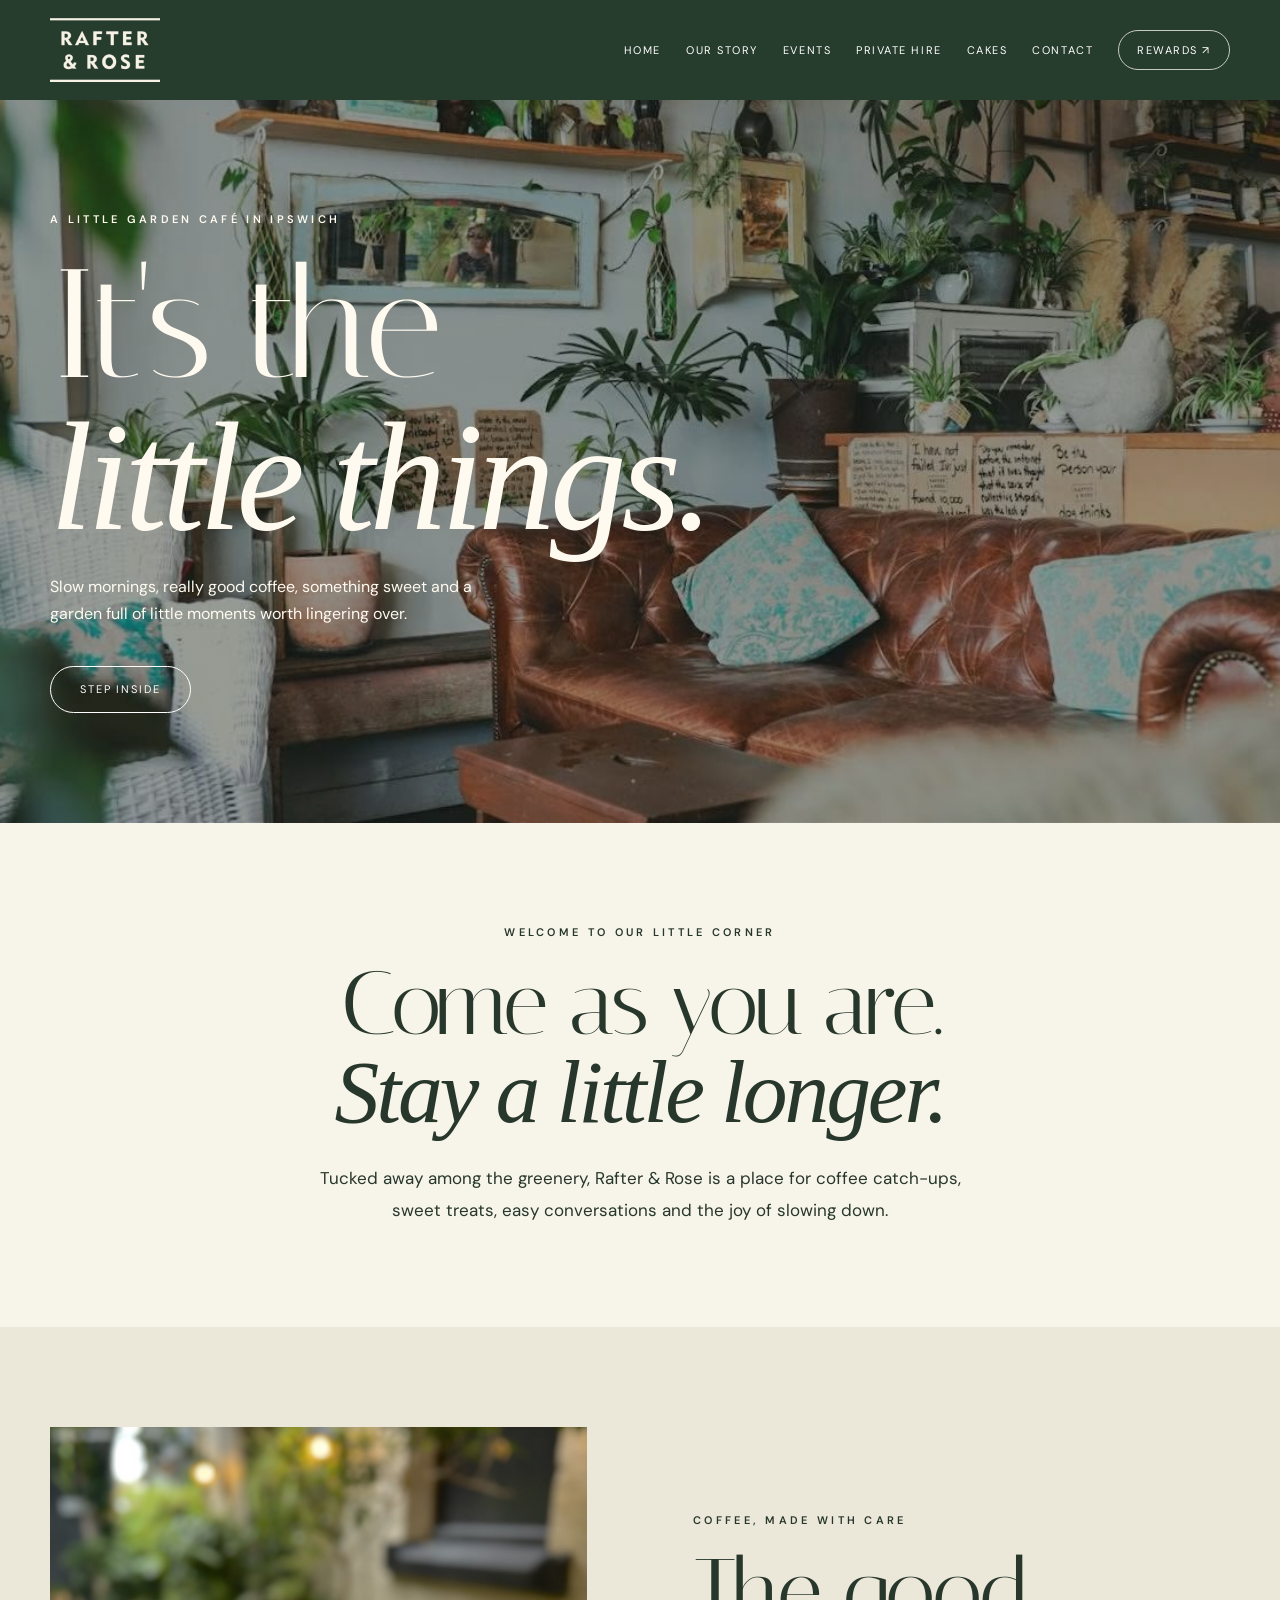
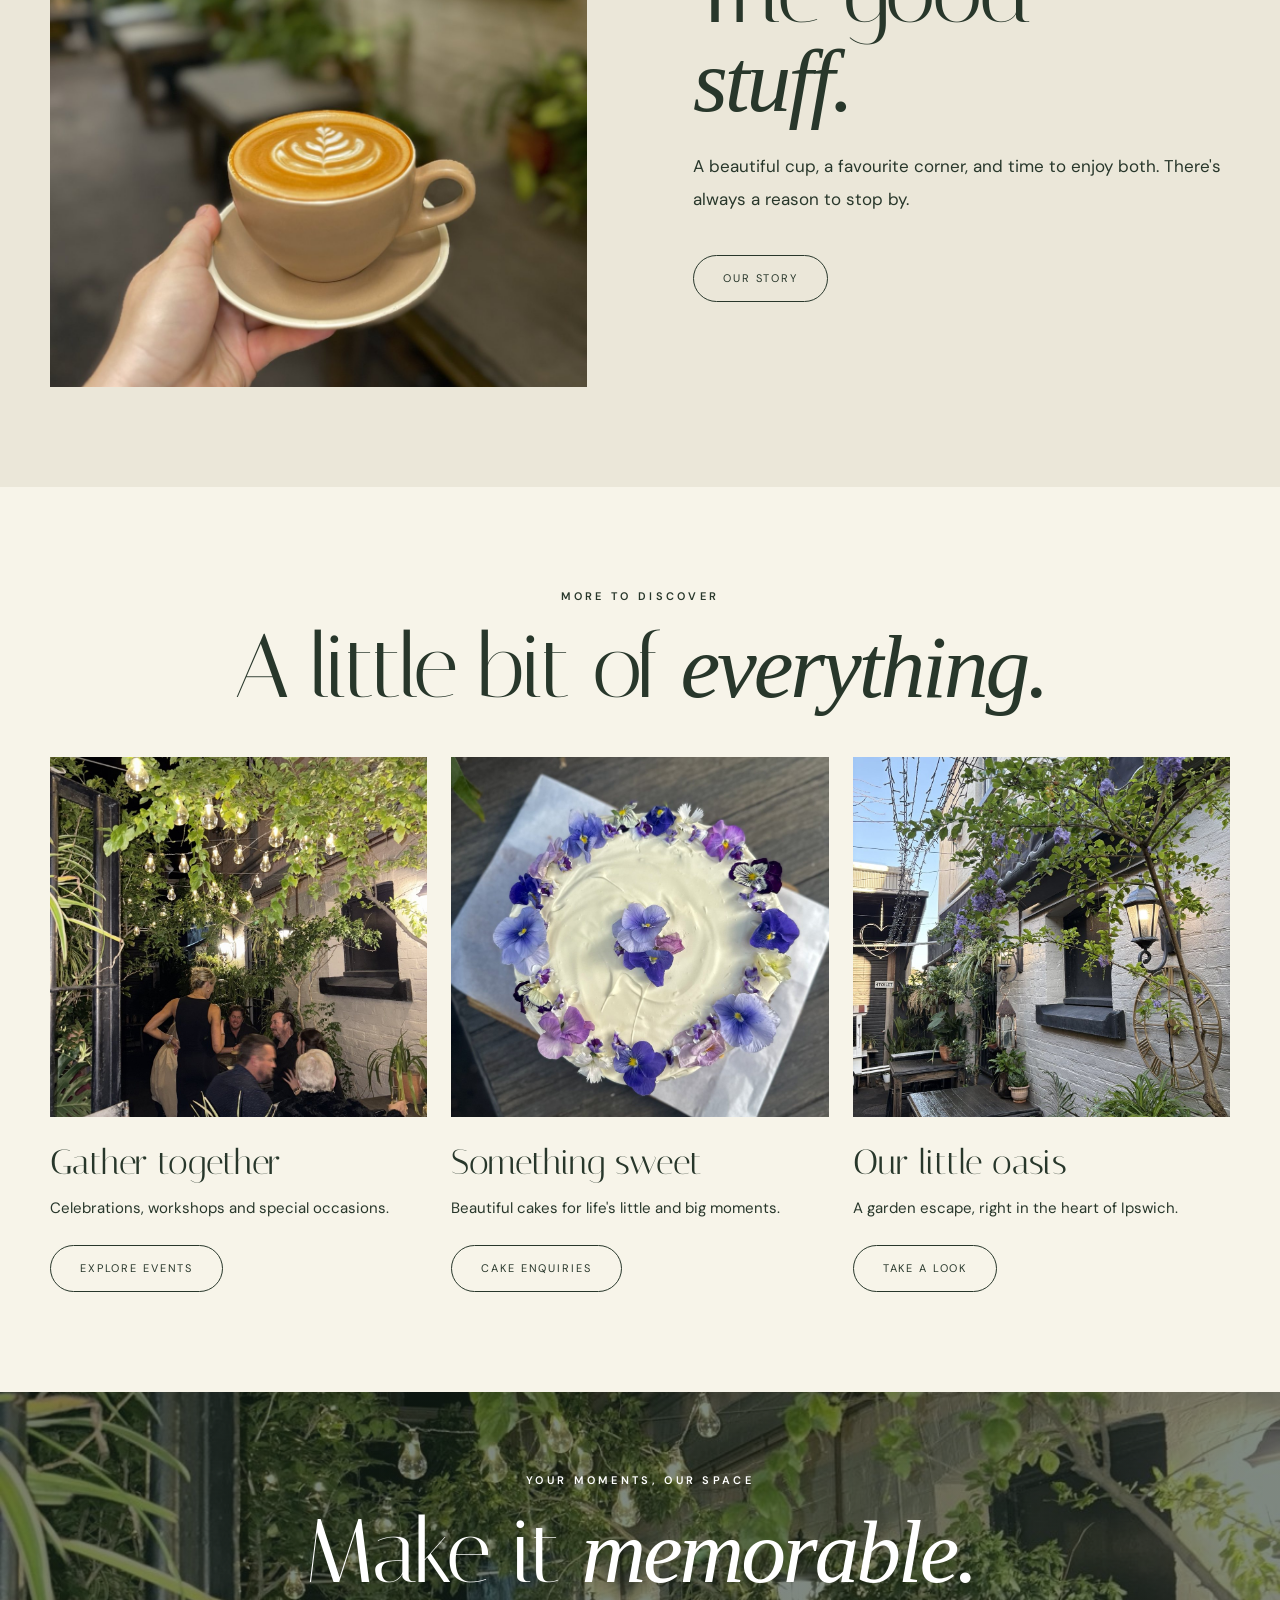
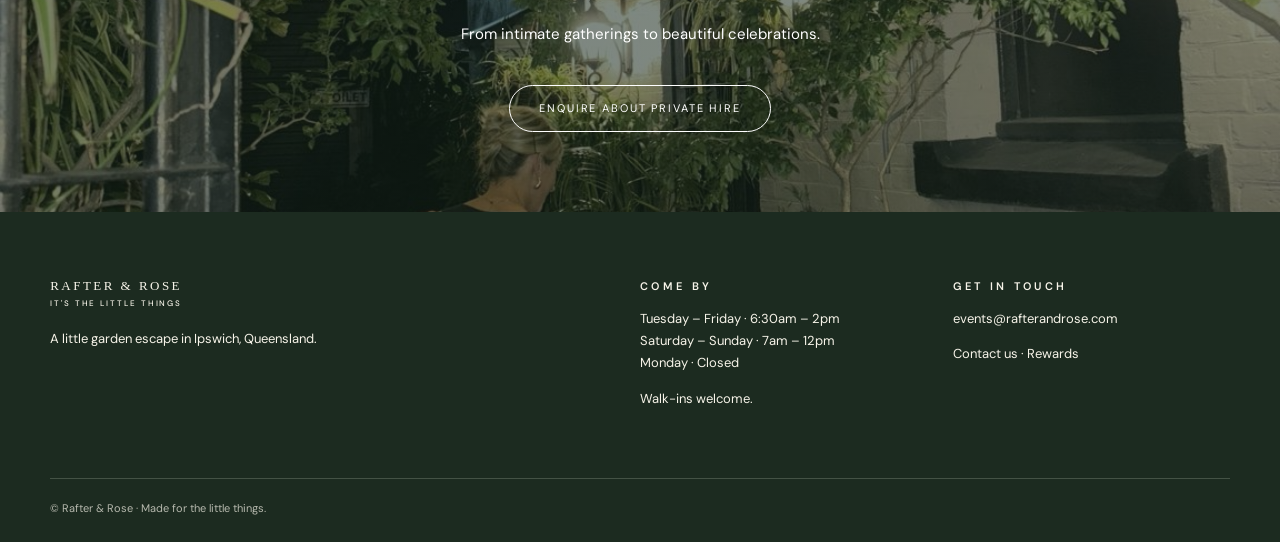
<file: index.html>
<!doctype html><html lang="en-AU"><head><meta charset="utf-8"><meta name="viewport" content="width=device-width,initial-scale=1"><meta name="theme-color" content="#263c2d"><meta name="description" content="Rafter &amp; Rose is a leafy garden café in Ipswich, Queensland. Coffee, cakes, gatherings and little moments."><title>Home | Rafter & Rose</title><link rel="stylesheet" href="assets/style.css"></head><body><a class="skip" href="#main">Skip to content</a><header class="top"><div class="wrap top-inner">
<a class="logo header-logo" href="index.html" aria-label="Rafter & Rose Home">
  <img
    src="assets/images/logo%20-%20transparent.png"
    alt="Rafter & Rose"
  >
</a>
<button class="toggle" aria-label="Toggle navigation" aria-expanded="false">☰</button><nav class="nav" aria-label="Main navigation"><a href="index.html">Home</a><a href="story.html">Our Story</a><a href="events.html">Events</a><a href="private-hire.html">Private Hire</a><a href="cakes.html">Cakes</a><a href="contact.html">Contact</a><a class="outline" href="https://rewards.rafterandrose.com/">Rewards ↗</a></nav></div></header><main id="main"><section class="hero"><div class="wrap hero-inner"><div class="eyebrow">A little garden café in Ipswich</div><h1>It's the<br><em>little things.</em></h1><p>Slow mornings, really good coffee, something sweet and a garden full of little moments worth lingering over.</p><a class="btn" href="story.html">Step inside</a></div></section><section class="section center"><div class="wrap intro"><div class="eyebrow">Welcome to our little corner</div><h2 class="display">Come as you are.<br><em>Stay a little longer.</em></h2><p class="lead">Tucked away among the greenery, Rafter &amp; Rose is a place for coffee catch-ups, sweet treats, easy conversations and the joy of slowing down.</p></div></section><section class="section muted"><div class="wrap split"><img src="assets/images/coffee.jpg" alt="A cup of coffee with latte art at Rafter &amp; Rose" loading="lazy"><div class="copy"><div class="eyebrow">Coffee, made with care</div><h2 class="display">The good<br><em>stuff.</em></h2><p class="lead">A beautiful cup, a favourite corner, and time to enjoy both. There's always a reason to stop by.</p><a class="btn" href="story.html">Our story</a></div></div></section><section class="section"><div class="wrap"><div class="eyebrow center">More to discover</div><h2 class="display center">A little bit of <em>everything.</em></h2><div class="tiles"><article class="tile"><img src="assets/images/events.jpg" alt="Garden café illuminated for a private event" loading="lazy"><h3>Gather together</h3><p>Celebrations, workshops and special occasions.</p><a class="btn" href="events.html">Explore events</a></article><article class="tile"><img src="assets/images/cake.jpg" alt="Flower-decorated celebration cake" loading="lazy"><h3>Something sweet</h3><p>Beautiful cakes for life's little and big moments.</p><a class="btn" href="cakes.html">Cake enquiries</a></article><article class="tile"><img src="assets/images/garden.jpg" alt="Leafy courtyard at Rafter &amp; Rose" loading="lazy"><h3>Our little oasis</h3><p>A garden escape, right in the heart of Ipswich.</p><a class="btn" href="story.html">Take a look</a></article></div></div></section><section class="banner"><div class="wrap"><div class="eyebrow">Your moments, our space</div><h2 class="display">Make it <em>memorable.</em></h2><p>From intimate gatherings to beautiful celebrations.</p><a class="btn" href="private-hire.html">Enquire about private hire</a></div></section></main><footer class="footer"><div class="wrap"><div class="footer-grid"><div><a class="logo" href="index.html">RAFTER &amp; ROSE<span>IT'S THE LITTLE THINGS</span></a><p>A little garden escape in Ipswich, Queensland.</p></div><div><div class="eyebrow">Come by</div><p>Tuesday – Friday · 6:30am – 2pm<br>Saturday – Sunday · 7am – 12pm<br>Monday · Closed</p><p>Walk-ins welcome.</p></div><div><div class="eyebrow">Get in touch</div><p><a href="mailto:events@rafterandrose.com">events@rafterandrose.com</a></p><p><a href="contact.html">Contact us</a> · <a href="https://rewards.rafterandrose.com/">Rewards</a></p></div></div><div class="fine">© Rafter &amp; Rose · Made for the little things.</div></div></footer><script src="assets/script.js"></script></body></html>
</file>
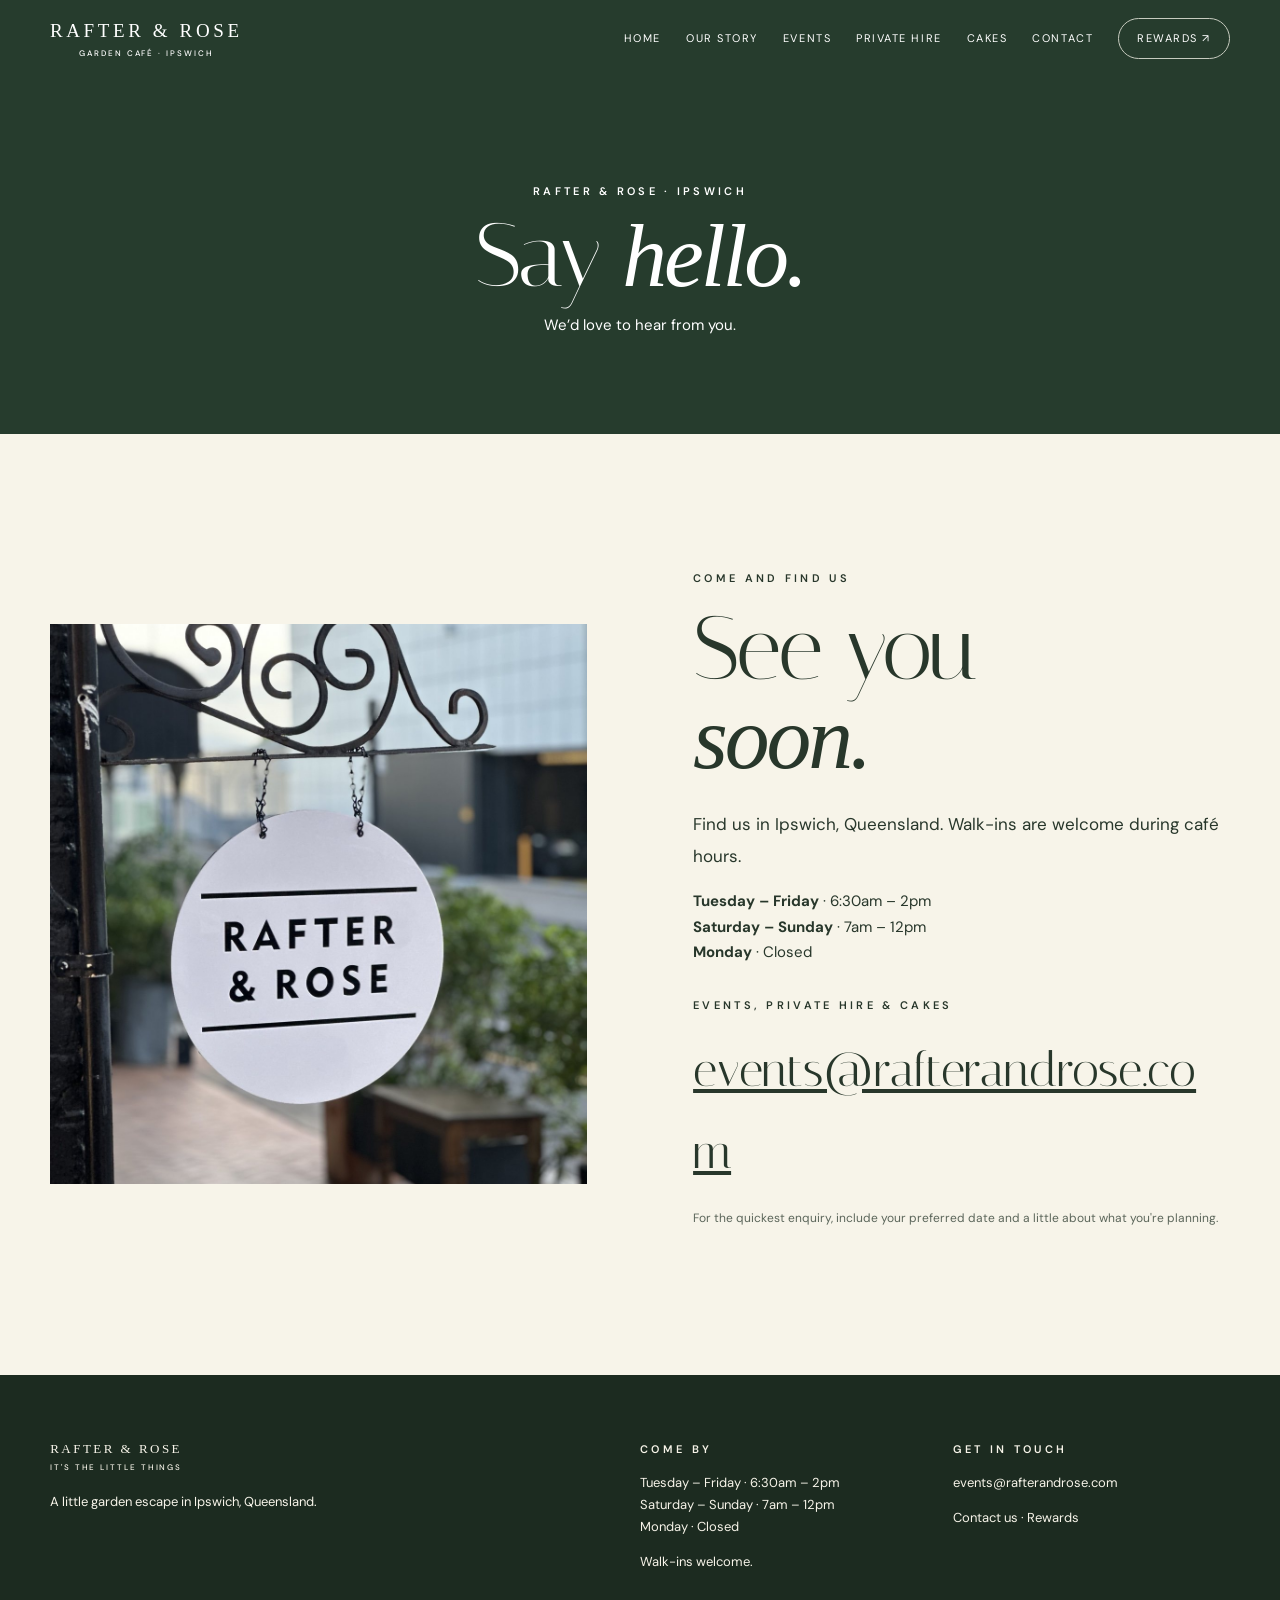
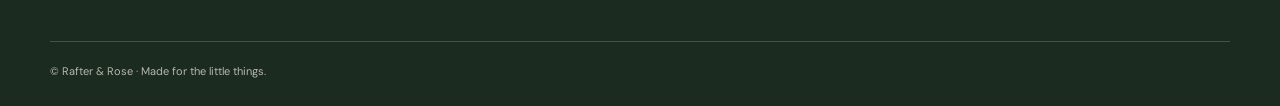
<file: contact.html>
<!doctype html><html lang="en-AU"><head><meta charset="utf-8"><meta name="viewport" content="width=device-width,initial-scale=1"><meta name="theme-color" content="#263c2d"><meta name="description" content="A little something special in the heart of Ipswich."><title>Contact | Rafter & Rose</title><link rel="stylesheet" href="assets/style.css"></head><body><a class="skip" href="#main">Skip to content</a><header class="top"><div class="wrap top-inner"><a class="logo" href="index.html">RAFTER &amp; ROSE<span>GARDEN CAFÉ · IPSWICH</span></a><button class="toggle" aria-label="Toggle navigation" aria-expanded="false">☰</button><nav class="nav" aria-label="Main navigation"><a href="index.html">Home</a><a href="story.html">Our Story</a><a href="events.html">Events</a><a href="private-hire.html">Private Hire</a><a href="cakes.html">Cakes</a><a href="contact.html">Contact</a><a class="outline" href="https://rewards.rafterandrose.com/">Rewards ↗</a></nav></div></header><main id="main"><section class="page-hero"><div class="wrap"><div class="eyebrow">Rafter &amp; Rose · Ipswich</div><h1 class="display">Say <em>hello.</em></h1><p>We’d love to hear from you.</p></div></section><section class="section"><div class="wrap split"><img src="assets/images/sign.jpg" alt="Rafter &amp; Rose garden café sign" loading="lazy"><div class="copy"><div class="eyebrow">Come and find us</div><h2 class="display">See you<br><em>soon.</em></h2><p class="lead">Find us in Ipswich, Queensland. Walk-ins are welcome during café hours.</p><p><strong>Tuesday – Friday</strong> · 6:30am – 2pm<br><strong>Saturday – Sunday</strong> · 7am – 12pm<br><strong>Monday</strong> · Closed</p><div class="eyebrow" style="margin-top:30px">Events, private hire &amp; cakes</div><p><a class="contact-link" href="mailto:events@rafterandrose.com">events@rafterandrose.com</a></p><p class="note">For the quickest enquiry, include your preferred date and a little about what you're planning.</p></div></div></section></main><footer class="footer"><div class="wrap"><div class="footer-grid"><div><a class="logo" href="index.html">RAFTER &amp; ROSE<span>IT'S THE LITTLE THINGS</span></a><p>A little garden escape in Ipswich, Queensland.</p></div><div><div class="eyebrow">Come by</div><p>Tuesday – Friday · 6:30am – 2pm<br>Saturday – Sunday · 7am – 12pm<br>Monday · Closed</p><p>Walk-ins welcome.</p></div><div><div class="eyebrow">Get in touch</div><p><a href="mailto:events@rafterandrose.com">events@rafterandrose.com</a></p><p><a href="contact.html">Contact us</a> · <a href="https://rewards.rafterandrose.com/">Rewards</a></p></div></div><div class="fine">© Rafter &amp; Rose · Made for the little things.</div></div></footer><script src="assets/script.js"></script></body></html>
</file>
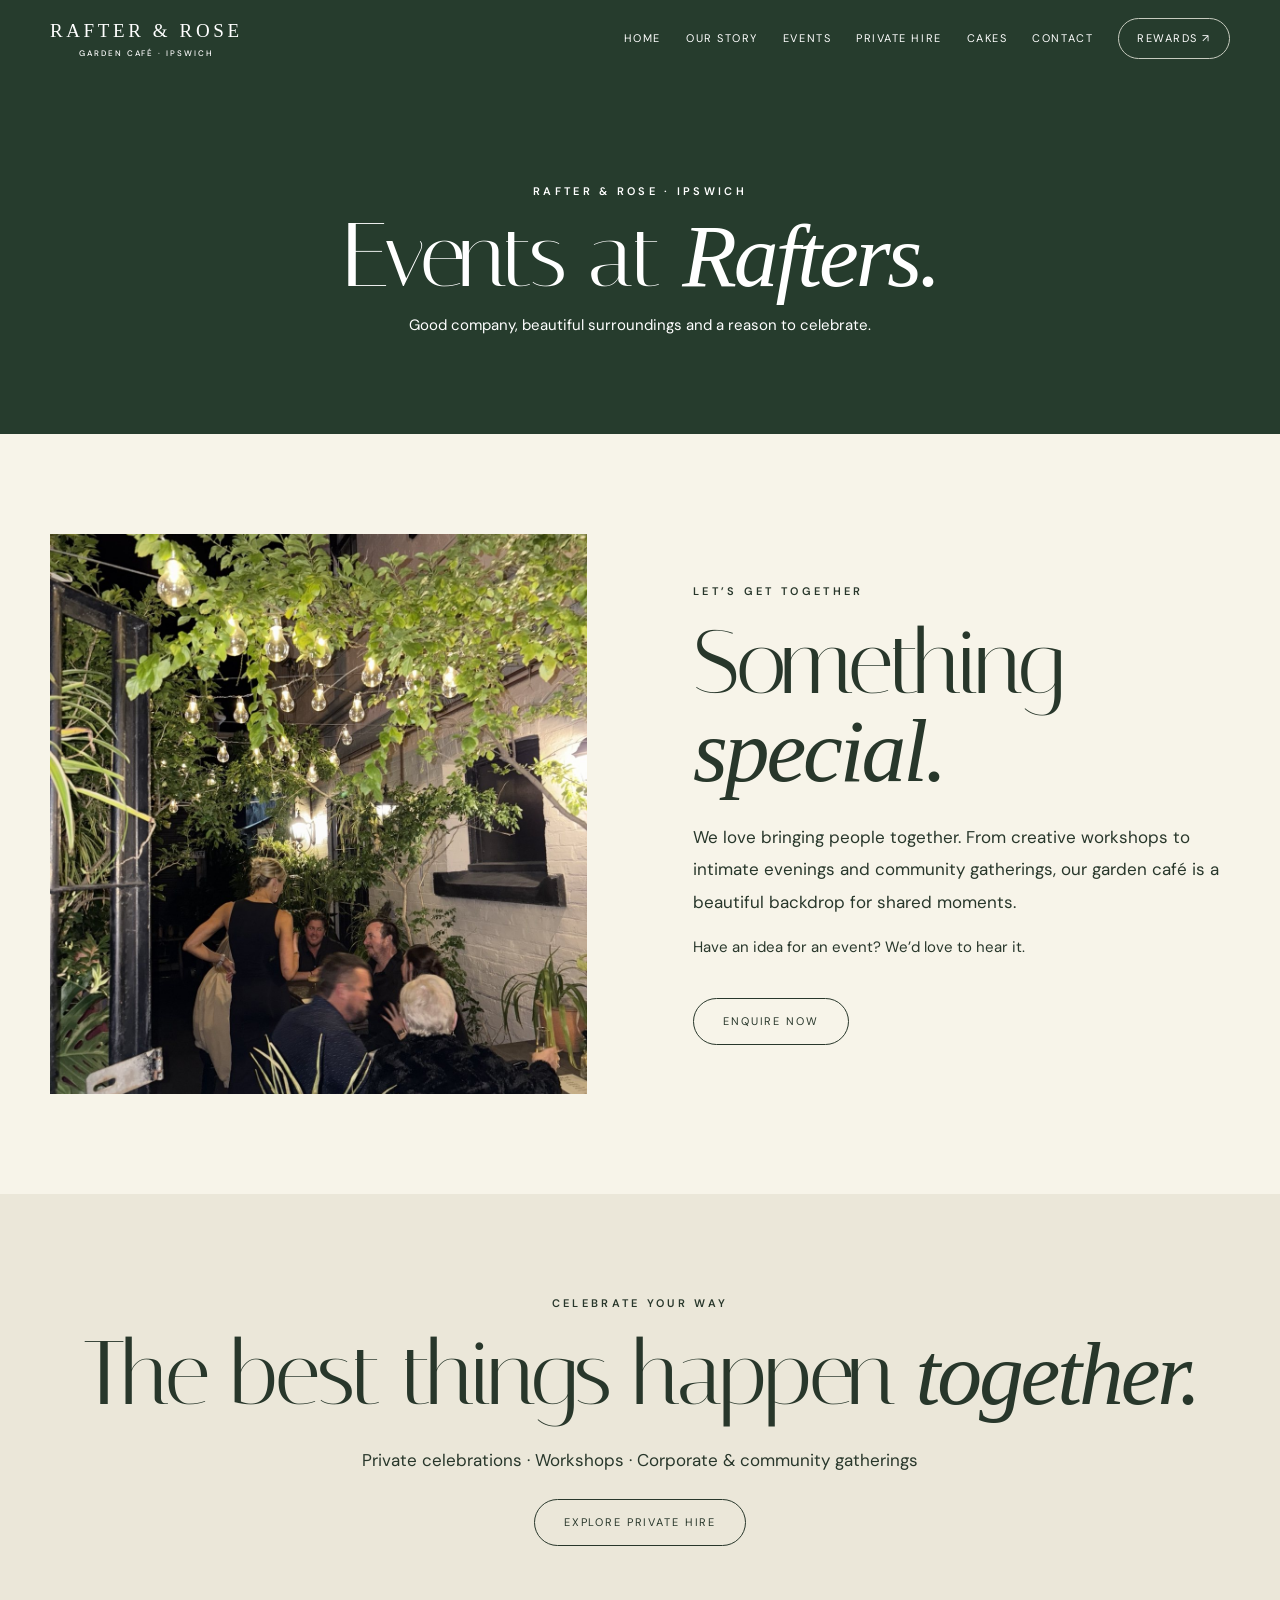
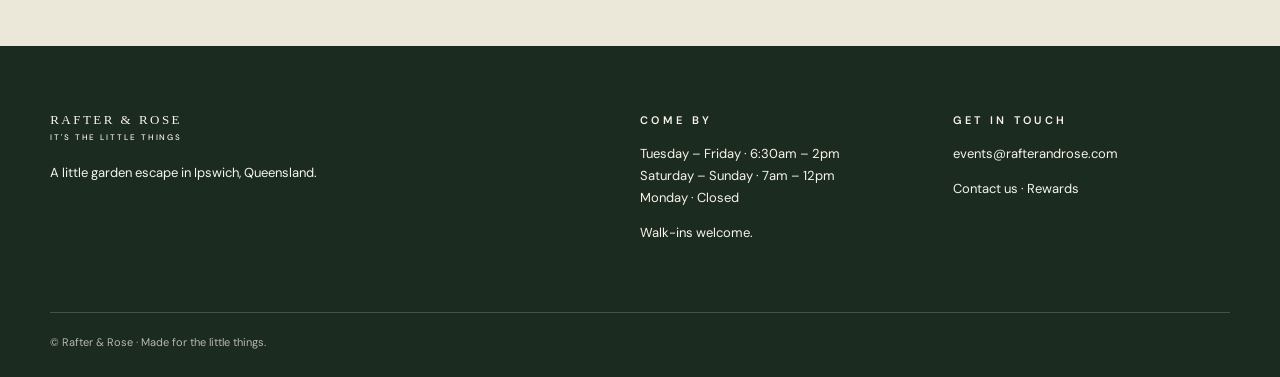
<file: events.html>
<!doctype html><html lang="en-AU"><head><meta charset="utf-8"><meta name="viewport" content="width=device-width,initial-scale=1"><meta name="theme-color" content="#263c2d"><meta name="description" content="A little something special in the heart of Ipswich."><title>Events | Rafter & Rose</title><link rel="stylesheet" href="assets/style.css"></head><body><a class="skip" href="#main">Skip to content</a><header class="top"><div class="wrap top-inner"><a class="logo" href="index.html">RAFTER &amp; ROSE<span>GARDEN CAFÉ · IPSWICH</span></a><button class="toggle" aria-label="Toggle navigation" aria-expanded="false">☰</button><nav class="nav" aria-label="Main navigation"><a href="index.html">Home</a><a href="story.html">Our Story</a><a href="events.html">Events</a><a href="private-hire.html">Private Hire</a><a href="cakes.html">Cakes</a><a href="contact.html">Contact</a><a class="outline" href="https://rewards.rafterandrose.com/">Rewards ↗</a></nav></div></header><main id="main"><section class="page-hero"><div class="wrap"><div class="eyebrow">Rafter &amp; Rose · Ipswich</div><h1 class="display">Events at <em>Rafters.</em></h1><p>Good company, beautiful surroundings and a reason to celebrate.</p></div></section><section class="section"><div class="wrap split"><img src="assets/images/events.jpg" alt="Guests gathered under festoon lights in the café garden" loading="lazy"><div class="copy"><div class="eyebrow">Let’s get together</div><h2 class="display">Something<br><em>special.</em></h2><p class="lead">We love bringing people together. From creative workshops to intimate evenings and community gatherings, our garden café is a beautiful backdrop for shared moments.</p><p>Have an idea for an event? We’d love to hear it.</p><a class="btn" href="mailto:events@rafterandrose.com?subject=Event%20enquiry">Enquire now</a></div></div></section><section class="section muted"><div class="wrap center"><div class="eyebrow">Celebrate your way</div><h2 class="display">The best things happen <em>together.</em></h2><p class="lead">Private celebrations · Workshops · Corporate &amp; community gatherings</p><a class="btn" href="private-hire.html">Explore private hire</a></div></section></main><footer class="footer"><div class="wrap"><div class="footer-grid"><div><a class="logo" href="index.html">RAFTER &amp; ROSE<span>IT'S THE LITTLE THINGS</span></a><p>A little garden escape in Ipswich, Queensland.</p></div><div><div class="eyebrow">Come by</div><p>Tuesday – Friday · 6:30am – 2pm<br>Saturday – Sunday · 7am – 12pm<br>Monday · Closed</p><p>Walk-ins welcome.</p></div><div><div class="eyebrow">Get in touch</div><p><a href="mailto:events@rafterandrose.com">events@rafterandrose.com</a></p><p><a href="contact.html">Contact us</a> · <a href="https://rewards.rafterandrose.com/">Rewards</a></p></div></div><div class="fine">© Rafter &amp; Rose · Made for the little things.</div></div></footer><script src="assets/script.js"></script></body></html>
</file>
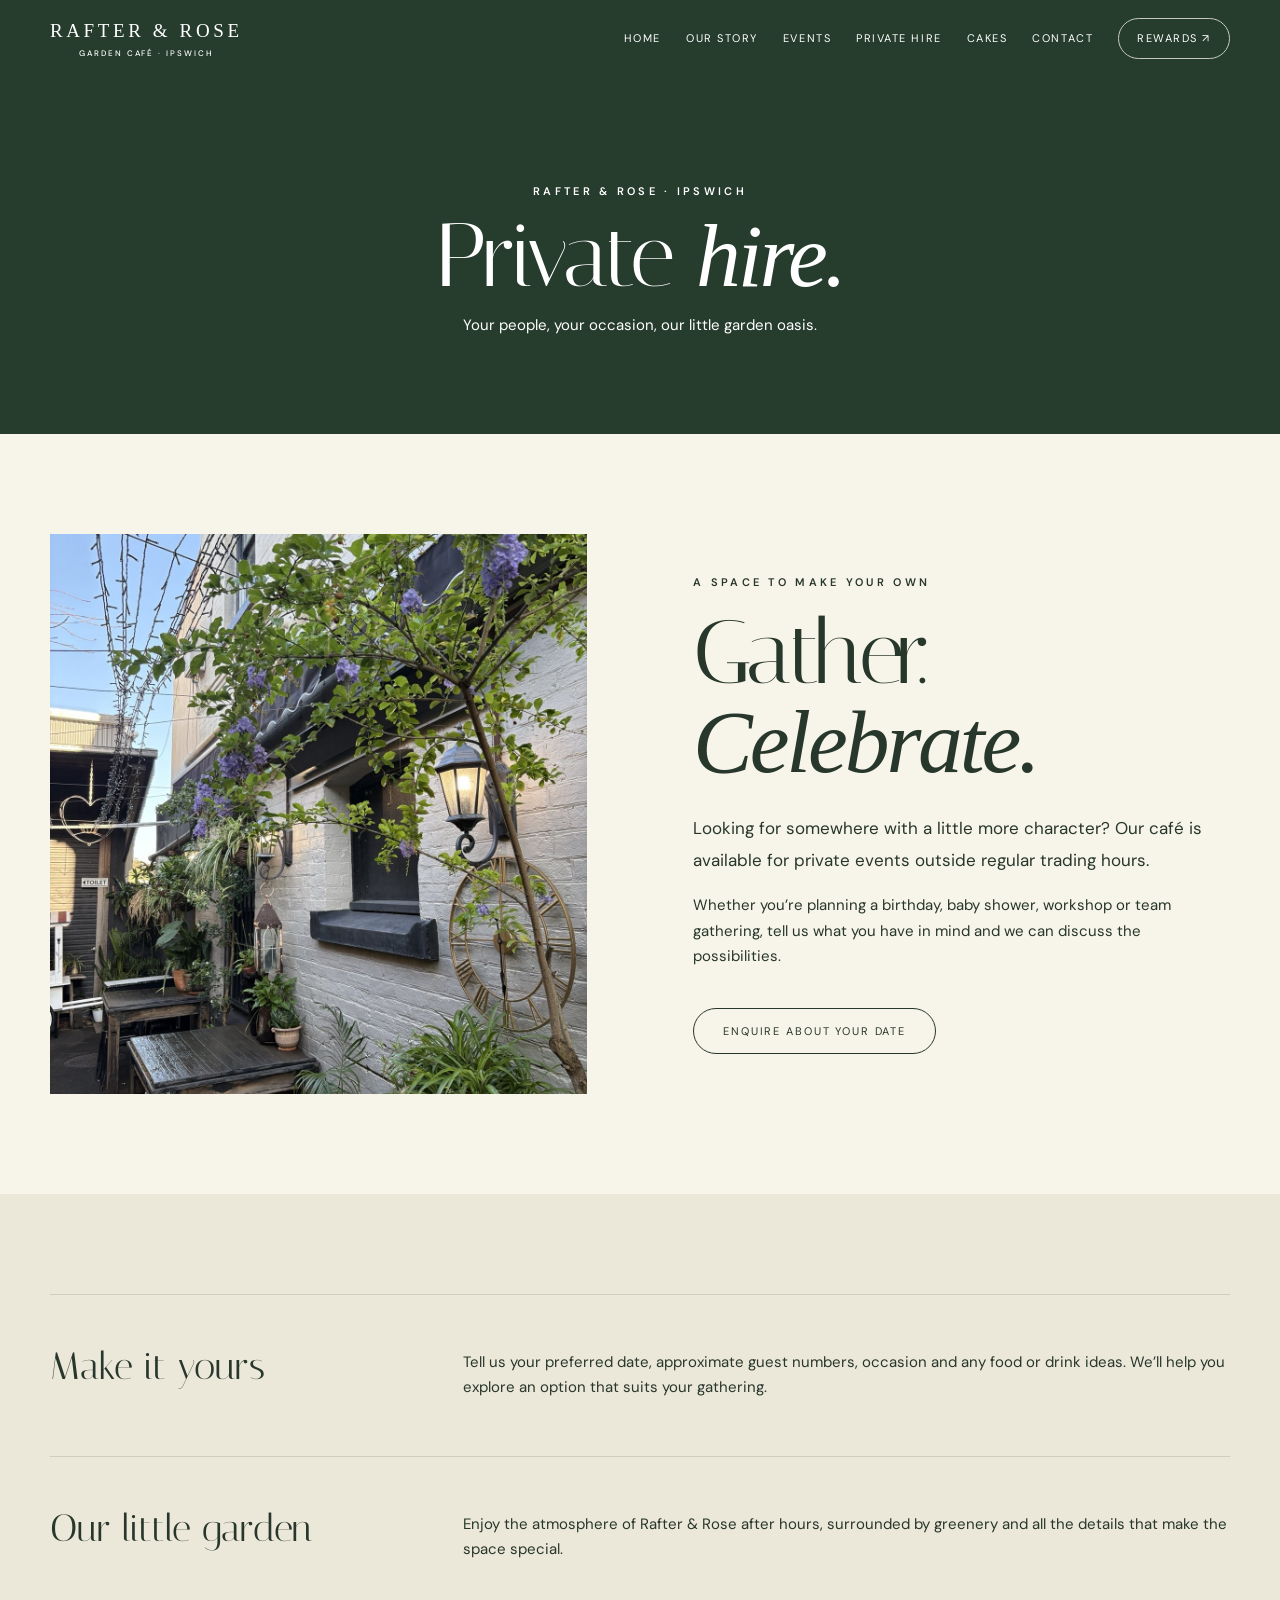
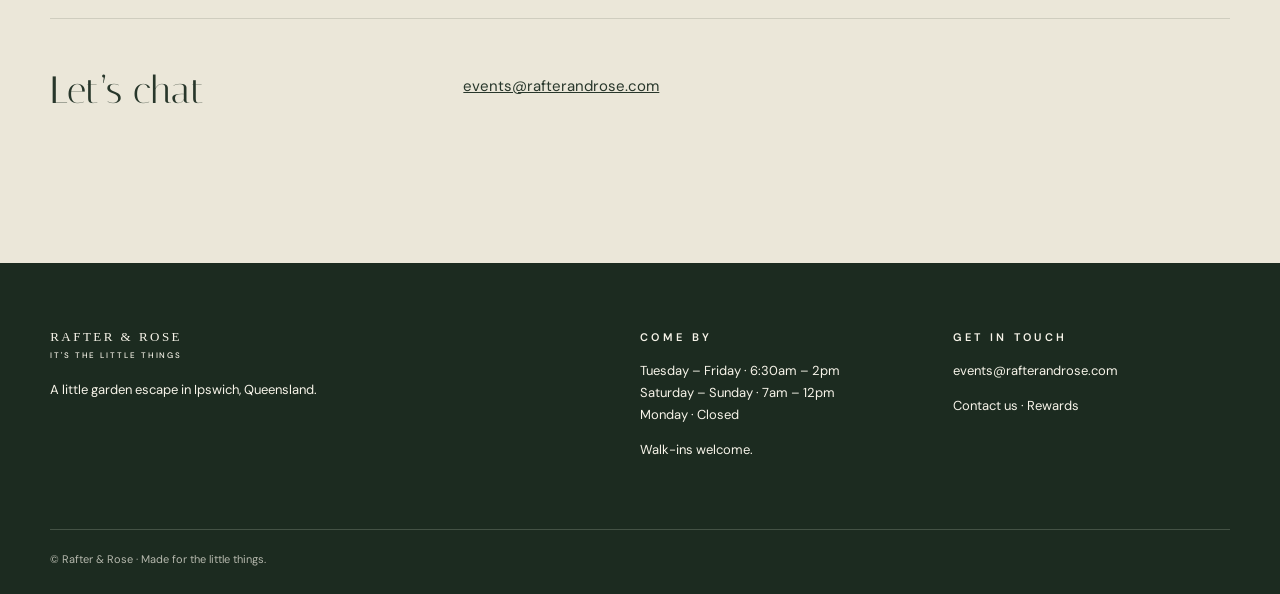
<file: private-hire.html>
<!doctype html><html lang="en-AU"><head><meta charset="utf-8"><meta name="viewport" content="width=device-width,initial-scale=1"><meta name="theme-color" content="#263c2d"><meta name="description" content="A little something special in the heart of Ipswich."><title>Private Hire | Rafter & Rose</title><link rel="stylesheet" href="assets/style.css"></head><body><a class="skip" href="#main">Skip to content</a><header class="top"><div class="wrap top-inner"><a class="logo" href="index.html">RAFTER &amp; ROSE<span>GARDEN CAFÉ · IPSWICH</span></a><button class="toggle" aria-label="Toggle navigation" aria-expanded="false">☰</button><nav class="nav" aria-label="Main navigation"><a href="index.html">Home</a><a href="story.html">Our Story</a><a href="events.html">Events</a><a href="private-hire.html">Private Hire</a><a href="cakes.html">Cakes</a><a href="contact.html">Contact</a><a class="outline" href="https://rewards.rafterandrose.com/">Rewards ↗</a></nav></div></header><main id="main"><section class="page-hero"><div class="wrap"><div class="eyebrow">Rafter &amp; Rose · Ipswich</div><h1 class="display">Private <em>hire.</em></h1><p>Your people, your occasion, our little garden oasis.</p></div></section><section class="section"><div class="wrap split"><img src="assets/images/garden.jpg" alt="Leafy intimate garden courtyard at Rafter &amp; Rose" loading="lazy"><div class="copy"><div class="eyebrow">A space to make your own</div><h2 class="display">Gather.<br><em>Celebrate.</em></h2><p class="lead">Looking for somewhere with a little more character? Our café is available for private events outside regular trading hours.</p><p>Whether you’re planning a birthday, baby shower, workshop or team gathering, tell us what you have in mind and we can discuss the possibilities.</p><a class="btn" href="mailto:events@rafterandrose.com?subject=Private%20hire%20enquiry">Enquire about your date</a></div></div></section><section class="section muted"><div class="wrap"><div class="detail"><h3>Make it yours</h3><p>Tell us your preferred date, approximate guest numbers, occasion and any food or drink ideas. We’ll help you explore an option that suits your gathering.</p></div><div class="detail"><h3>Our little garden</h3><p>Enjoy the atmosphere of Rafter &amp; Rose after hours, surrounded by greenery and all the details that make the space special.</p></div><div class="detail"><h3>Let’s chat</h3><p><a href="mailto:events@rafterandrose.com">events@rafterandrose.com</a></p></div></div></section></main><footer class="footer"><div class="wrap"><div class="footer-grid"><div><a class="logo" href="index.html">RAFTER &amp; ROSE<span>IT'S THE LITTLE THINGS</span></a><p>A little garden escape in Ipswich, Queensland.</p></div><div><div class="eyebrow">Come by</div><p>Tuesday – Friday · 6:30am – 2pm<br>Saturday – Sunday · 7am – 12pm<br>Monday · Closed</p><p>Walk-ins welcome.</p></div><div><div class="eyebrow">Get in touch</div><p><a href="mailto:events@rafterandrose.com">events@rafterandrose.com</a></p><p><a href="contact.html">Contact us</a> · <a href="https://rewards.rafterandrose.com/">Rewards</a></p></div></div><div class="fine">© Rafter &amp; Rose · Made for the little things.</div></div></footer><script src="assets/script.js"></script></body></html>
</file>
<file: assets/style.css>
@import url('https://fonts.googleapis.com/css2?family=DM+Sans:wght@400;500;600;700&family=Italiana&display=swap');:root{--green:#263c2d;--sage:#7b866e;--cream:#f7f4e9;--paper:#ebe7d9;--ink:#28372b;--gold:#a78d64}*{box-sizing:border-box}html{scroll-behavior:smooth}body{margin:0;background:var(--cream);color:var(--ink);font-family:'DM Sans',sans-serif;font-size:15px;line-height:1.7}a{color:inherit}img{display:block;width:100%;object-fit:cover}.wrap{width:min(1180px,calc(100% - 44px));margin:auto}.top{background:var(--green);color:#fff;padding:18px 0;position:relative;z-index:4}.top-inner{display:flex;align-items:center;justify-content:space-between;gap:20px}.logo{text-decoration:none;text-align:center;font-family:Georgia,serif;letter-spacing:.19em;line-height:1.35;font-size:19px;font-weight:500}.logo span{display:block;font-family:'DM Sans',sans-serif;letter-spacing:.24em;font-size:8px;margin-top:4px}.nav{display:flex;align-items:center;gap:25px}.nav a{text-decoration:none;font-size:11px;text-transform:uppercase;letter-spacing:.14em}.nav a:hover{opacity:.7}.nav .outline{border:1px solid #c7cbbf;border-radius:30px;padding:10px 18px}.toggle{display:none;border:0;background:none;color:white;font-size:25px}.hero{position:relative;min-height:660px;display:flex;align-items:center;color:#fff;background:#253527}.hero:before{content:'';position:absolute;inset:0;background:linear-gradient(90deg,rgba(16,28,18,.75),rgba(16,28,18,.16)),url('images/hero.jpg') center 46%/cover}.hero-inner{position:relative;padding:110px 0;max-width:1180px}.eyebrow{font-size:11px;text-transform:uppercase;letter-spacing:.3em;font-weight:600}.hero h1,.display{font-family:'Italiana',Georgia,serif;font-weight:400;line-height:.99;letter-spacing:-.035em}.hero h1{font-size:clamp(72px,12vw,164px);margin:20px 0}.hero h1 em,.display em{font-family:Georgia,serif;font-weight:400;font-style:italic}.hero p{max-width:440px;font-size:16px}.btn{display:inline-block;margin-top:23px;padding:13px 29px;border:1px solid currentColor;border-radius:50px;text-decoration:none;font-size:11px;text-transform:uppercase;letter-spacing:.17em;transition:.2s}.btn:hover{background:var(--green);color:#fff;border-color:var(--green)}.hero .btn:hover{background:#fff;color:var(--green)}.section{padding:100px 0}.section.narrow{padding:70px 0}.center{text-align:center}.intro{max-width:780px;margin:auto}.display{font-size:clamp(48px,7vw,95px);margin:18px 0 25px}.lead{font-size:17px;line-height:1.9;max-width:650px}.center .lead{margin:auto}.split{display:grid;grid-template-columns:1fr 1fr;align-items:center;gap:9%}.split img{height:560px}.split .copy{padding:35px 0}.muted{background:var(--paper)}.deep{background:var(--green);color:#f7f4e9}.tiles{display:grid;grid-template-columns:repeat(3,1fr);gap:24px;margin-top:45px}.tile img{height:360px}.tile h3{font-family:'Italiana',Georgia,serif;font-size:35px;font-weight:400;margin:16px 0 4px}.tile p{margin:0}.banner{min-height:420px;display:flex;align-items:center;background:linear-gradient(rgba(22,39,27,.55),rgba(22,39,27,.55)),url('images/events.jpg') center/cover;color:#fff;text-align:center}.banner .wrap{padding:70px 0}.page-hero{padding:105px 0 95px;background:var(--green);color:white;text-align:center}.page-hero .display{margin:12px 0}.page-hero p{max-width:570px;margin:auto}.gallery{display:grid;grid-template-columns:repeat(3,1fr);gap:12px}.gallery img{height:340px}.detail{padding:40px 0;border-top:1px solid #cfcdbf;display:grid;grid-template-columns:1fr 2fr;gap:30px}.detail h3{font-family:'Italiana',Georgia,serif;font-weight:400;font-size:38px;margin:0}.footer{background:#1c2b20;color:#f7f4e9;padding:65px 0 25px}.footer-grid{display:grid;grid-template-columns:2fr 1fr 1fr;gap:35px}.footer a{text-decoration:none}.footer p,.footer a{font-size:13px}.footer .logo{display:inline-block}.fine{border-top:1px solid #566355;margin-top:55px;padding-top:20px;font-size:11px;opacity:.7}.note{font-size:12px;opacity:.75}.contact-link{font-family:'Italiana',Georgia,serif;font-size:clamp(25px,4vw,48px);overflow-wrap:anywhere}.skip{position:absolute;left:-9999px}.skip:focus{left:12px;top:12px;z-index:99;background:white;padding:10px}@media(max-width:760px){.top{padding:14px 0}.toggle{display:block}.nav{display:none;position:absolute;top:100%;left:0;right:0;background:var(--green);padding:22px;flex-direction:column;align-items:stretch;gap:17px}.nav.open{display:flex}.hero{min-height:590px}.hero:before{background:linear-gradient(90deg,rgba(16,28,18,.68),rgba(16,28,18,.2)),url('images/hero.jpg') center/cover}.section{padding:65px 0}.split{grid-template-columns:1fr;gap:22px}.split img{height:400px}.split .copy{padding:8px 0}.tiles,.gallery{grid-template-columns:1fr}.tile img,.gallery img{height:340px}.footer-grid{grid-template-columns:1fr}.detail{grid-template-columns:1fr;gap:6px}.page-hero{padding:80px 0}}

/* Rafter & Rose homepage hero photo */
.hero::before {
  background-image:
    linear-gradient(
      rgba(20, 30, 20, 0.42),
      rgba(20, 30, 20, 0.42)
    ),
    url("images/inside.jpg");
  background-position: center;
  background-size: cover;
  background-repeat: no-repeat;
}

.hero h1,
.hero p,
.hero .eyebrow {
  color: #fffaf0;
}
  

/* Rafter & Rose header logo — matching rewards app */
.header-logo {
  display: flex;
  align-items: center;
  justify-content: flex-start;
  flex-shrink: 0;
  width: 110px;
  max-width: 45%;
  padding: 0;
  margin: 0;
}

.header-logo img {
  display: block;
  width: 110px;
  max-width: 100%;
  height: auto;
  object-fit: contain;

  /* Matching warm cream colour */
  filter: brightness(0) saturate(100%)
    invert(93%) sepia(12%)
    saturate(270%) hue-rotate(337deg)
    brightness(104%) contrast(94%);
}

@media (max-width: 600px) {
  .header-logo {
    width: 110px;
  }
}
</file>
